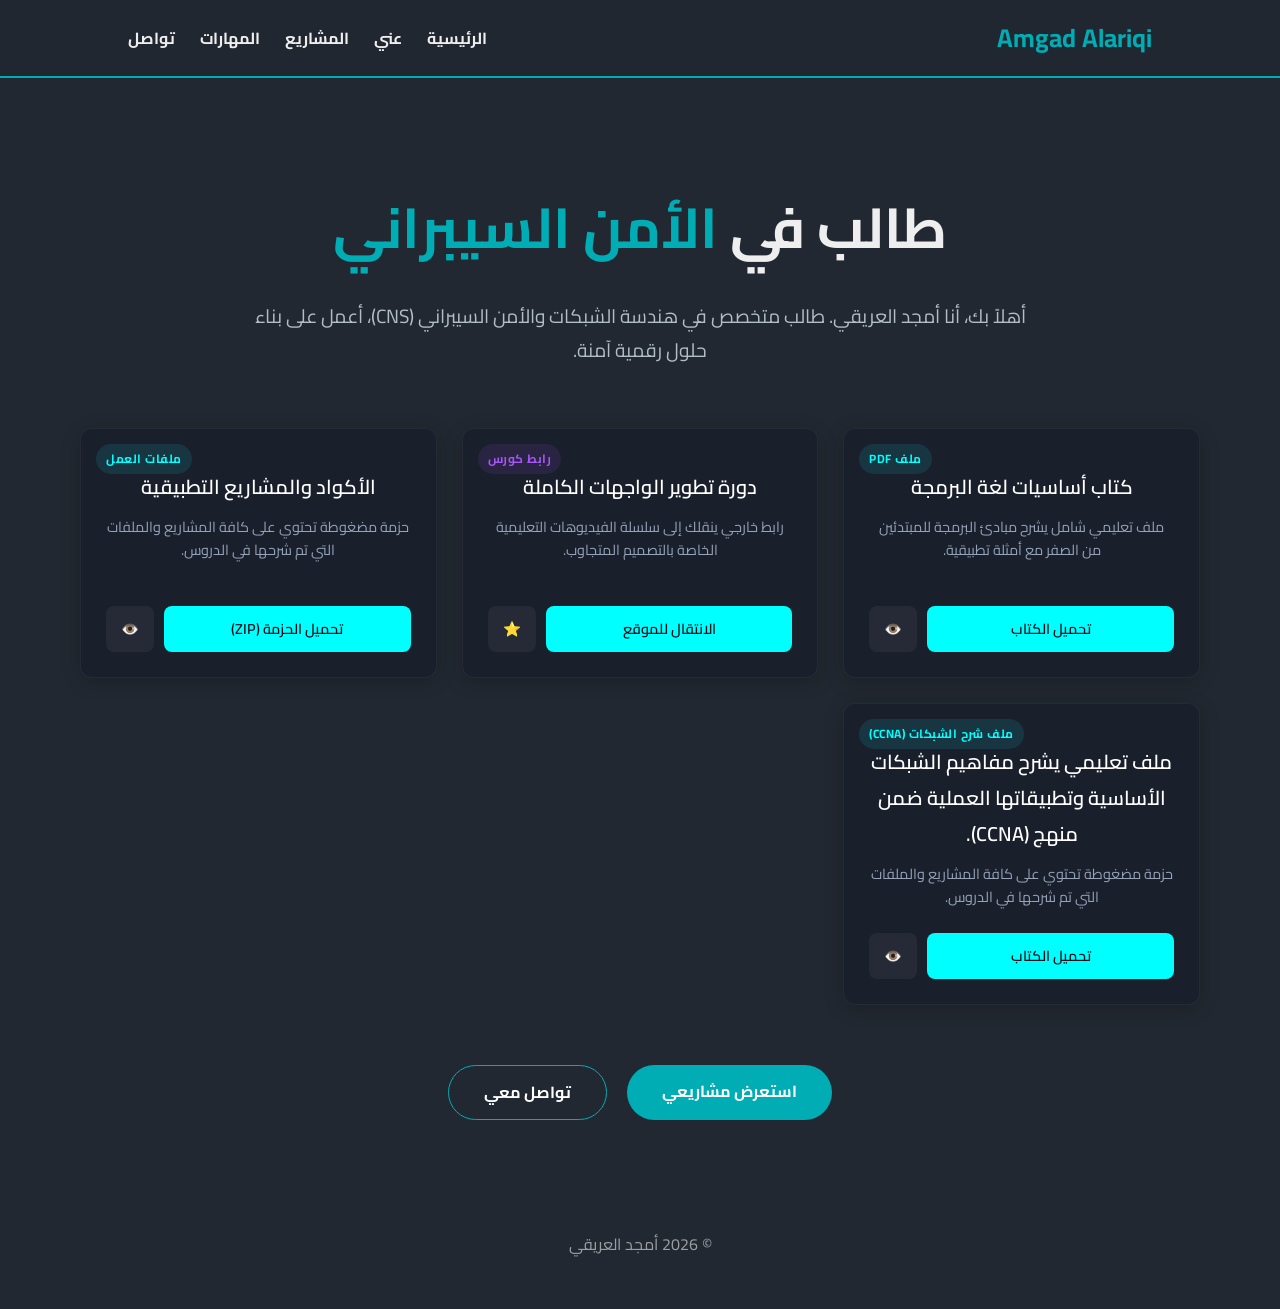
<file: index.html>
<!DOCTYPE html>
<html lang="ar" dir="rtl">
<head>
    <meta charset="UTF-8">
    <meta name="viewport" content="width=device-width, initial-scale=1.0">
    <title>أمجد العريقي | الرئيسية</title>
    <link rel="stylesheet" href="/css/style.css">
</head>
<body>
    <header>
        <a href="/index.html" class="logo">Amgad Alariqi</a>
        <nav>
            <ul>
                <li><a href="/html/index.html">الرئيسية</a></li>
                <li><a href="/html/about.html">عني</a></li>
                <li><a href="/html/projects.html">المشاريع</a></li>
                <li><a href="/html/skills.html">المهارات</a></li>
                <li><a href="/html/contact.html">تواصل</a></li>
            </ul>
        </nav>
    </header>

    <main class="container" style="text-align: center; padding-top: 100px;">

        <h1 style="font-size: 3.5rem; margin-bottom: 20px;">طالب في <span style="color: var(--primary);">الأمن السيبراني</span></h1>
        <p style="font-size: 1.2rem; color: var(--text-gray); max-width: 800px; margin: 0 auto 40px;">
            أهلاً بك، أنا أمجد العريقي. طالب متخصص في هندسة الشبكات والأمن السيبراني (CNS)، أعمل على بناء حلول رقمية آمنة.
        </p>
        <div class="edu-grid">

            <!-- كارت مخصص لملف تعليمي قابل للتحميل -->
            <div class="edu-card">
                <span class="edu-badge">ملف PDF</span>
                <div class="edu-content">
                    <h3>كتاب أساسيات لغة البرمجة</h3>
                    <p>ملف تعليمي شامل يشرح مبادئ البرمجة للمبتدئين من الصفر مع أمثلة تطبيقية.</p>
                </div>
                <div class="edu-actions">
                    <a href="رابط_ملف_التحميل_هنا" class="btn-primary">تحميل الكتاب</a>
                    <a href="#" class="btn-secondary" title="معاينة السريعة">👁️</a>
                </div>
            </div>

            <!-- كارت مخصص لرابط مستقبلي (موقع خارجي أو فيديو) -->
            <div class="edu-card">
                <span class="edu-badge link-type">رابط كورس</span>
                <div class="edu-content">
                    <h3>دورة تطوير الواجهات الكاملة</h3>
                    <p>رابط خارجي ينقلك إلى سلسلة الفيديوهات التعليمية الخاصة بالتصميم المتجاوب.</p>
                </div>
                <div class="edu-actions">
                    <a href="رابط_الموقع_المستقبلي_هنا" class="btn-primary" target="_blank">الانتقال للموقع</a>
                    <a href="#" class="btn-secondary" title="حفظ للمفضلة">⭐</a>
                </div>
            </div>

            <!-- كارت إضافي للملفات المرفقة -->
            <div class="edu-card">
                <span class="edu-badge">ملفات العمل</span>
                <div class="edu-content">
                    <h3>الأكواد والمشاريع التطبيقية</h3>
                    <p>حزمة مضغوطة تحتوي على كافة المشاريع والملفات التي تم شرحها في الدروس.</p>
                </div>
                <div class="edu-actions">
                    <a href="رابط_الملف_المضغوط" class="btn-primary">تحميل الحزمة (ZIP)</a>
                    <a href="/Personal_Information/" class="btn-secondary" title="معاينة">👁️</a>
                </div>
            </div>

            <div class="edu-card">
                <span class="edu-badge">ملف شرح الشبكات (CCNA)</span>
                <div class="edu-content">
                    <h3> ملف تعليمي يشرح مفاهيم الشبكات الأساسية وتطبيقاتها العملية ضمن منهج (CCNA).</h3>
                    <p>حزمة مضغوطة تحتوي على كافة المشاريع والملفات التي تم شرحها في الدروس.</p>
                </div>
                <div class="edu-actions">
                    <a href="https://drive.google.com/file/d/1R6MX6WrCg427Qzo2VwfbuD2DrgRY1pxo/view?usp=drivesdk" class="btn-primary">تحميل الكتاب</a>
                    <a href="/Personal_Information/CCNA.PDF" class="btn-secondary" title="معاينة">👁️</a>
                </div>
            </div>

        </div>
        <div style="display: flex; gap: 20px; justify-content: center;">
            <a href="/html/projects.html" class="btn-main">استعرض مشاريعي</a>
            <a href="/html/contact.html" class="btn-main" style="background:transparent; border: 1px solid var(--primary);">تواصل معي</a>
        </div>
    </main>

    <footer><p>© 2026 أمجد العريقي</p></footer>
    <script src="/js/main.js"></script>
</body>
</html>
</file>
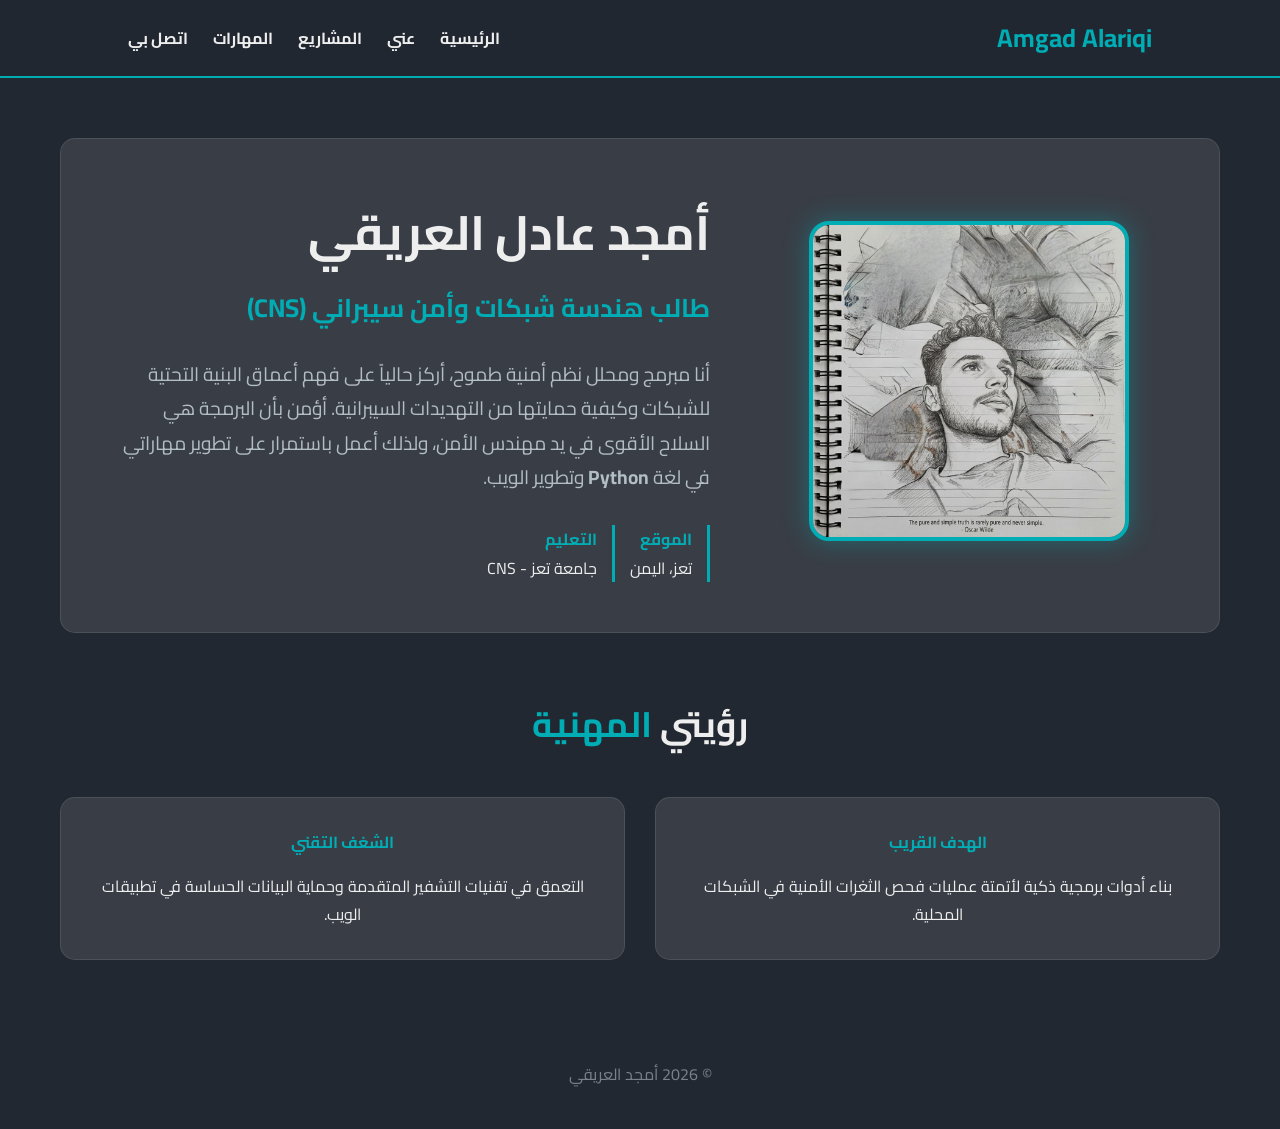
<file: html/about.html>
<!DOCTYPE html>
<html lang="ar" dir="rtl">
<head>
    <meta charset="UTF-8">
    <meta name="viewport" content="width=device-width, initial-scale=1.0">
    <title>من أنا | أمجد العريقي</title>
    <link rel="stylesheet" href="/css/style.css">
</head>
<body>

    <header>
        <div class="logo">Amgad Alariqi</div>
        <nav>
            <ul>
                <li><a href="/index.html">الرئيسية</a></li>
                <li><a href="/html/about.html">عني</a></li>
                <li><a href="/html/projects.html">المشاريع</a></li>
                <li><a href="/html/skills.html">المهارات</a></li>
                <li><a href="/html/contact.html">اتصل بي</a></li>
            </ul>
        </nav>
    </header>

    <main class="container">
        <section class="card" style="display: flex; align-items: center; gap: 60px; flex-wrap: wrap; padding: 50px;">
            
            <div style="flex: 1; min-width: 300px; text-align: center;">
                <img src="/Personal_Information/my-photo.jpg" alt="Amgad Alariqi" 
                     style="width: 320px; height: 320px; border-radius: 20px; border: 4px solid var(--primary); object-fit: cover; box-shadow: 0 0 25px var(--primary-glow);">
            </div>

            <div style="flex: 1.5; min-width: 350px;">
                <h2 style="font-size: 3rem; margin-bottom: 10px;">أمجد عادل العريقي</h2>
                <h3 style="color: var(--primary); font-size: 1.6rem; margin-bottom: 25px;">طالب هندسة شبكات وأمن سيبراني (CNS)</h3>
                
                <p style="font-size: 1.2rem; color: var(--text-gray); margin-bottom: 20px; line-height: 1.8;">
                    أنا مبرمج ومحلل نظم أمنية طموح، أركز حالياً على فهم أعماق البنية التحتية للشبكات وكيفية حمايتها من التهديدات السيبرانية. أؤمن بأن البرمجة هي السلاح الأقوى في يد مهندس الأمن، ولذلك أعمل باستمرار على تطوير مهاراتي في لغة <strong>Python</strong> وتطوير الويب.
                </p>

                <div style="display: flex; gap: 15px; margin-top: 30px;">
                    <div style="border-right: 3px solid var(--primary); padding-right: 15px;">
                        <span style="display: block; font-weight: bold; color: var(--primary);">الموقع</span>
                        <span>تعز، اليمن</span>
                    </div>
                    <div style="border-right: 3px solid var(--primary); padding-right: 15px;">
                        <span style="display: block; font-weight: bold; color: var(--primary);">التعليم</span>
                        <span>جامعة تعز - CNS</span>
                    </div>
                </div>
            </div>
        </section>

        <section style="margin-top: 60px; text-align: center;">
            <h2 style="margin-bottom: 40px; font-size: 2.2rem;">رؤيتي <span style="color: var(--primary);">المهنية</span></h2>
            <div class="grid-layout">
                <div class="card">
                    <h4 style="color: var(--primary); margin-bottom: 15px;">الهدف القريب</h4>
                    <p>بناء أدوات برمجية ذكية لأتمتة عمليات فحص الثغرات الأمنية في الشبكات المحلية.</p>
                </div>
                <div class="card">
                    <h4 style="color: var(--primary); margin-bottom: 15px;">الشغف التقني</h4>
                    <p>التعمق في تقنيات التشفير المتقدمة وحماية البيانات الحساسة في تطبيقات الويب.</p>
                </div>
            </div>
        </section>
    </main>

    <footer style="text-align: center; padding: 40px; color: var(--text-gray);">
        <p>© 2026 أمجد العريقي</p>
    </footer>

    <script src="/js/main.js"></script>
</body>
</html>
</file>
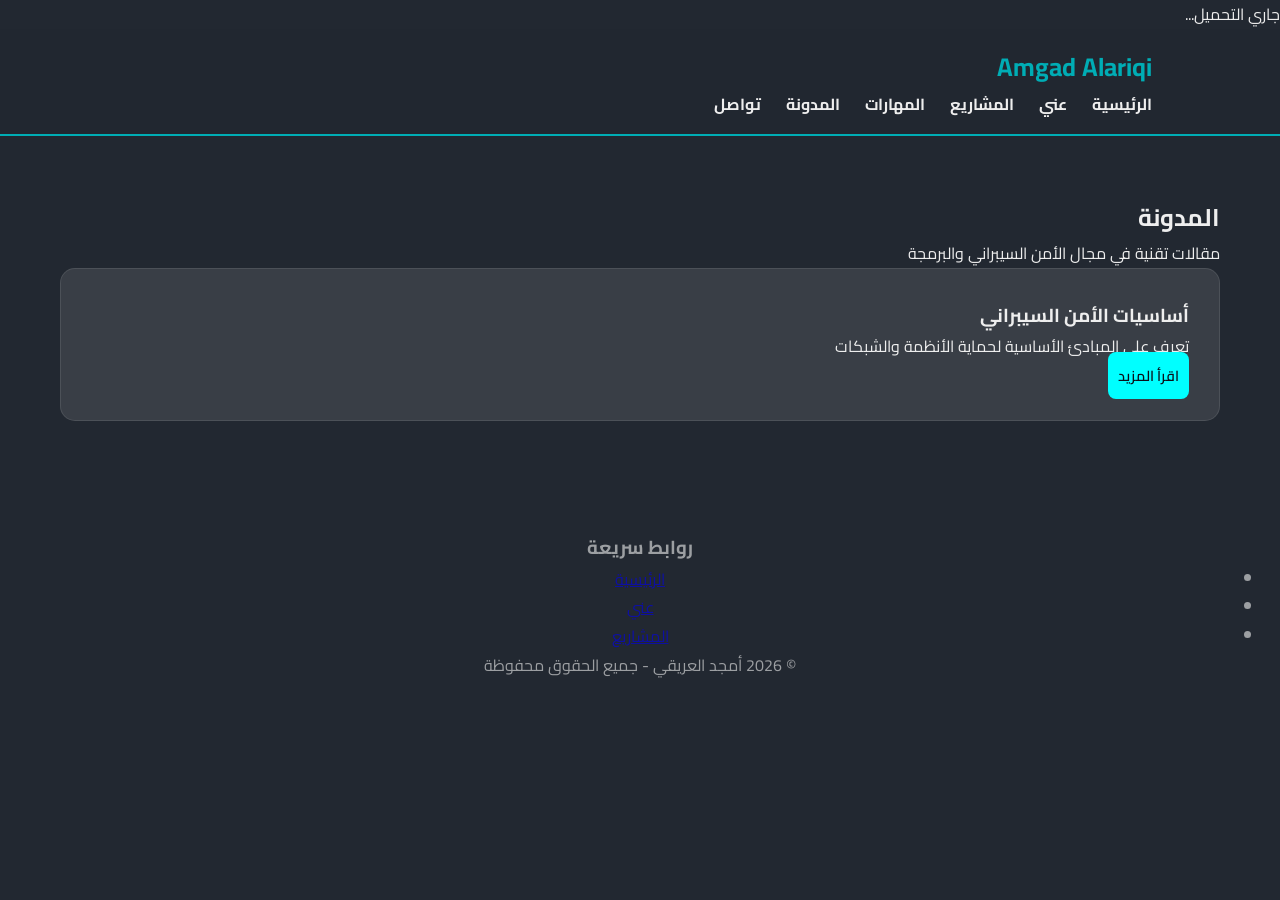
<file: html/blog.html>
<!DOCTYPE html>
<html lang="ar" dir="rtl">
<head>
    <meta charset="UTF-8">
    <meta name="viewport" content="width=device-width, initial-scale=1.0">
    <title>المدونة | أمجد العريقي</title>
    <link rel="stylesheet" href="/css/style.css">
</head>
<body>
    <!-- شاشة التحميل -->
    <div class="loader">
        <div class="loader-content">
            <div class="loader-spinner"></div>
            <div class="loader-text">جاري التحميل...</div>
        </div>
    </div>

    <header class="header">
        <div class="header-container">
            <a href="/" class="logo">Amgad Alariqi</a>
            <nav>
                <ul class="nav-menu">
                    <li><a href="/index.html" class="nav-link">الرئيسية</a></li>
                    <li><a href="/about.html" class="nav-link">عني</a></li>
                    <li><a href="/projects.html" class="nav-link">المشاريع</a></li>
                    <li><a href="/skills.html" class="nav-link">المهارات</a></li>
                    <li><a href="/blog.html" class="nav-link active">المدونة</a></li>
                    <li><a href="/contact.html" class="nav-link">تواصل</a></li>
                </ul>
            </nav>
            <div class="hamburger">
                <span></span>
                <span></span>
                <span></span>
            </div>
        </div>
    </header>

    <main class="container">
        <section class="section">
            <div class="section-header">
                <h2 class="section-title">المدونة</h2>
                <p class="section-subtitle">مقالات تقنية في مجال الأمن السيبراني والبرمجة</p>
            </div>
            
            <div class="grid grid-3">
                <!-- مقالات المدونة ستظهر هنا -->
                <article class="card">
                    <div class="card-icon"><i class="fas fa-shield-alt"></i></div>
                    <h3 class="card-title">أساسيات الأمن السيبراني</h3>
                    <p class="card-text">تعرف على المبادئ الأساسية لحماية الأنظمة والشبكات</p>
                    <a href="#" class="btn btn-primary">اقرأ المزيد</a>
                </article>
            </div>
        </section>
    </main>

    <footer class="footer">
        <div class="footer-grid">
            <div class="footer-section">
                <h3>روابط سريعة</h3>
                <ul class="footer-links">
                    <li><a href="/index.html">الرئيسية</a></li>
                    <li><a href="/about.html">عني</a></li>
                    <li><a href="/projects.html">المشاريع</a></li>
                </ul>
            </div>
        </div>
        <div class="footer-bottom">
            <p>© 2026 أمجد العريقي - جميع الحقوق محفوظة</p>
        </div>
    </footer>

    <script src="/js/main.js"></script>
</body>
</html>
</file>
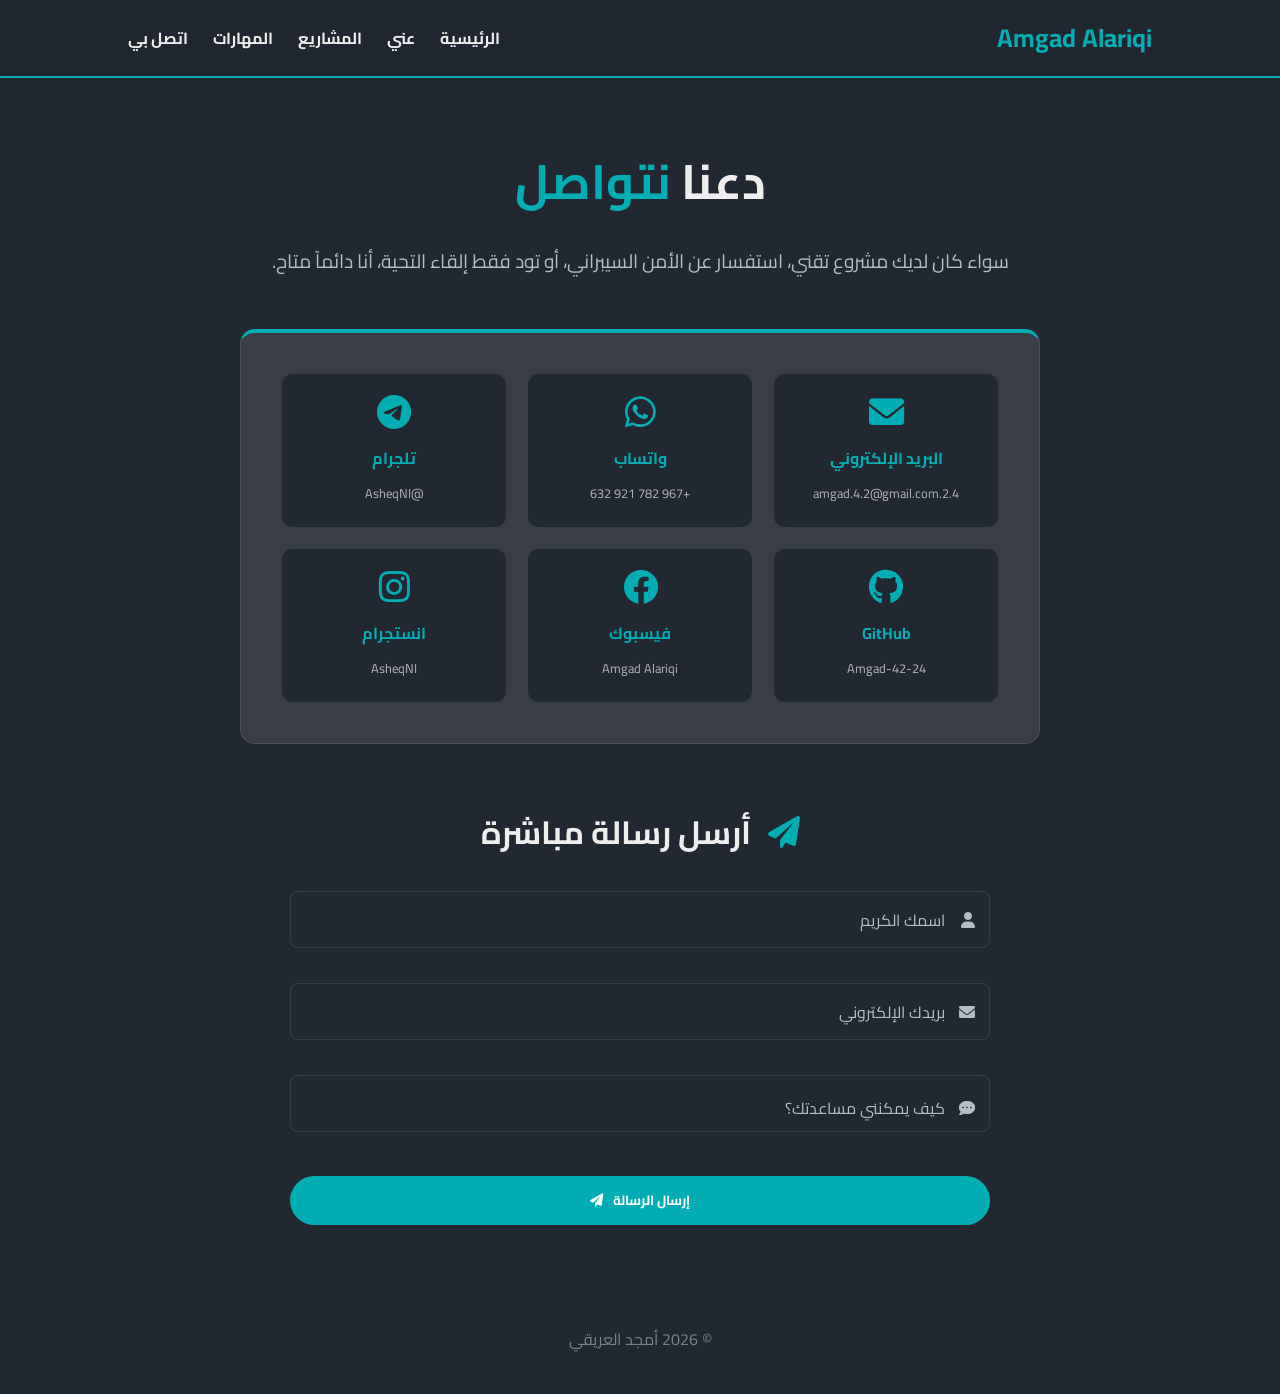
<file: html/contact.html>
<!DOCTYPE html>
<html lang="ar" dir="rtl">
<head>
    <link rel="stylesheet" href="https://cdnjs.cloudflare.com/ajax/libs/font-awesome/6.0.0/css/all.min.css">
    <meta charset="UTF-8">
    <meta name="viewport" content="width=device-width, initial-scale=1.0">
    <title>تواصل معي | أمجد العريقي</title>
    <link rel="stylesheet" href="/css/style.css">
</head>
<body>

    <header>
        <div class="logo">Amgad Alariqi</div>
        <nav>
            <ul>
                <li><a href="/index.html">الرئيسية</a></li>
                <li><a href="/html/about.html">عني</a></li>
                <li><a href="/html/projects.html">المشاريع</a></li>
                <li><a href="/html/skills.html">المهارات</a></li>
                <li><a href="/html/contact.html">اتصل بي</a></li>
            </ul>
        </nav>
    </header>

    <main class="container">
        <section style="max-width: 800px; margin: 0 auto; text-align: center;">
            <h2 style="font-size: 3rem; margin-bottom: 20px;">دعنا <span style="color: var(--primary);">نتواصل</span></h2>
            <p style="color: var(--text-gray); margin-bottom: 50px; font-size: 1.2rem;">
                سواء كان لديك مشروع تقني، استفسار عن الأمن السيبراني، أو تود فقط إلقاء التحية، أنا دائماً متاح.
            </p>

            
            <div class="card" style="padding: 40px; border-top: 4px solid var(--primary); background: var(--card-bg); border-radius: 15px;">
                <div style="display: grid; grid-template-columns: repeat(auto-fit, minmax(180px, 1fr)); gap: 20px; text-align: center;">
                    
                    <!-- Email -->
                    <a href="mailto:2.4.amgad.4.2@gmail.com" style="text-decoration: none; color: var(--text-white);" class="social-box">
                        <div style="background: var(--bg-dark); padding: 20px; border-radius: 12px; border: 1px solid var(--border); transition: 0.3s;">
                            <i class="fas fa-envelope" style="color: var(--primary); font-size: 2.2rem; margin-bottom: 15px; display: block;"></i>
                            <span style="color: var(--primary); display: block; font-weight: bold; margin-bottom: 5px;">البريد الإلكتروني</span>
                            <span style="font-size: 0.8rem; opacity: 0.7; word-break: break-all;">2.4.amgad.4.2@gmail.com</span>
                        </div>
                    </a>

                    <!-- WhatsApp -->
                    <a href="https://wa.me/967782921632" target="_blank" style="text-decoration: none; color: var(--text-white);" class="social-box">
                        <div style="background: var(--bg-dark); padding: 20px; border-radius: 12px; border: 1px solid var(--border); transition: 0.3s;">
                            <i class="fab fa-whatsapp" style="color: var(--primary); font-size: 2.2rem; margin-bottom: 15px; display: block;"></i>
                            <span style="color: var(--primary); display: block; font-weight: bold; margin-bottom: 5px;">واتساب</span>
                            <span style="font-size: 0.8rem; opacity: 0.7;">+967 782 921 632</span>
                        </div>
                    </a>

                    <!-- Telegram -->
                    <a href="https://t.me/AsheqNI" target="_blank" style="text-decoration: none; color: var(--text-white);" class="social-box">
                        <div style="background: var(--bg-dark); padding: 20px; border-radius: 12px; border: 1px solid var(--border); transition: 0.3s;">
                            <i class="fab fa-telegram" style="color: var(--primary); font-size: 2.2rem; margin-bottom: 15px; display: block;"></i>
                            <span style="color: var(--primary); display: block; font-weight: bold; margin-bottom: 5px;">تلجرام</span>
                            <span style="font-size: 0.8rem; opacity: 0.7;">@AsheqNI</span>
                        </div>
                    </a>

                    <!-- GitHub -->
                    <a href="https://github.com/24-Amgad-42" target="_blank" style="text-decoration: none; color: var(--text-white);" class="social-box">
                        <div style="background: var(--bg-dark); padding: 20px; border-radius: 12px; border: 1px solid var(--border); transition: 0.3s;">
                            <i class="fab fa-github" style="color: var(--primary); font-size: 2.2rem; margin-bottom: 15px; display: block;"></i>
                            <span style="color: var(--primary); display: block; font-weight: bold; margin-bottom: 5px;">GitHub</span>
                            <span style="font-size: 0.8rem; opacity: 0.7;">24-Amgad-42</span>
                        </div>
                    </a>

                    <!-- Facebook -->
                    <a href="https://www.facebook.com/amgad.alariqi.2025" target="_blank" style="text-decoration: none; color: var(--text-white);" class="social-box">
                        <div style="background: var(--bg-dark); padding: 20px; border-radius: 12px; border: 1px solid var(--border); transition: 0.3s;">
                            <i class="fab fa-facebook" style="color: var(--primary); font-size: 2.2rem; margin-bottom: 15px; display: block;"></i>
                            <span style="color: var(--primary); display: block; font-weight: bold; margin-bottom: 5px;">فيسبوك</span>
                            <span style="font-size: 0.8rem; opacity: 0.7;">Amgad Alariqi</span>
                        </div>
                    </a>

                    <!-- Instagram -->
                    <a href="https://www.instagram.com/44__fed_up?igsh=MWk5ZDZsOGJvc2sweQ==" target="_blank" style="text-decoration: none; color: var(--text-white);" class="social-box">
                        <div style="background: var(--bg-dark); padding: 20px; border-radius: 12px; border: 1px solid var(--border); transition: 0.3s;">
                            <i class="fab fa-instagram" style="color: var(--primary); font-size: 2.2rem; margin-bottom: 15px; display: block;"></i>
                            <span style="color: var(--primary); display: block; font-weight: bold; margin-bottom: 5px;">انستجرام</span>
                            <span style="font-size: 0.8rem; opacity: 0.7;">AsheqNI</span>
                        </div>
                    </a>

                </div>
            </div>

            <div style="margin-top: 60px; max-width: 700px; margin-left: auto; margin-right: auto;">
                <h3 style="margin-bottom: 30px; font-size: 2rem;">
                    <i class="fas fa-paper-plane" style="color: var(--primary); margin-left: 10px;"></i>
                    أرسل رسالة مباشرة
                </h3>
                <form action="https://formspree.io/f/xrejkdwk" method="POST" class="contact-form">
                    <div class="input-group">
                        <input type="text" name="الاسم الكامل" id="name" required placeholder=" ">
                        <label for="name">اسمك الكريم</label>
                        <i class="fas fa-user"></i>
                    </div>
                
                    <!-- حقل البريد الإلكتروني -->
                    <div class="input-group">
                        <input type="email" name="بريد المرسل" id="email" required placeholder=" ">
                        <label for="email">بريدك الإلكتروني</label>
                        <i class="fas fa-envelope"></i>
                    </div>
                
                    <!-- حقل نص الرسالة -->
                    <div class="input-group">

                        <i class="fas fa-comment-dots"></i> 

                        <textarea name="محتوى الرسالة" id="message" rows="5" required placeholder=" "></textarea>
                        <label for="message">كيف يمكنني مساعدتك؟</label>
                        <i class="fas fa-comment-dots" style="top: 25px; transform: none;"></i>
                    </div>
                
                    <!-- زر الإرسال المطور -->
                    <button type="submit" class="btn-main" style="width: 100%; border: none; cursor: pointer; display: flex; justify-content: center; align-items: center; gap: 10px;">
                        إرسال الرسالة 
                        <i class="fas fa-paper-plane"></i>
                    </button>
                </form>
                
                

 
            </div>
        </section>
    </main>

    <footer style="text-align: center; padding: 40px; color: var(--text-gray);">
        <p>© 2026 أمجد العريقي</p>
    </footer>

    <script src="/js/main.js"></script>
</body>
</html>
</file>
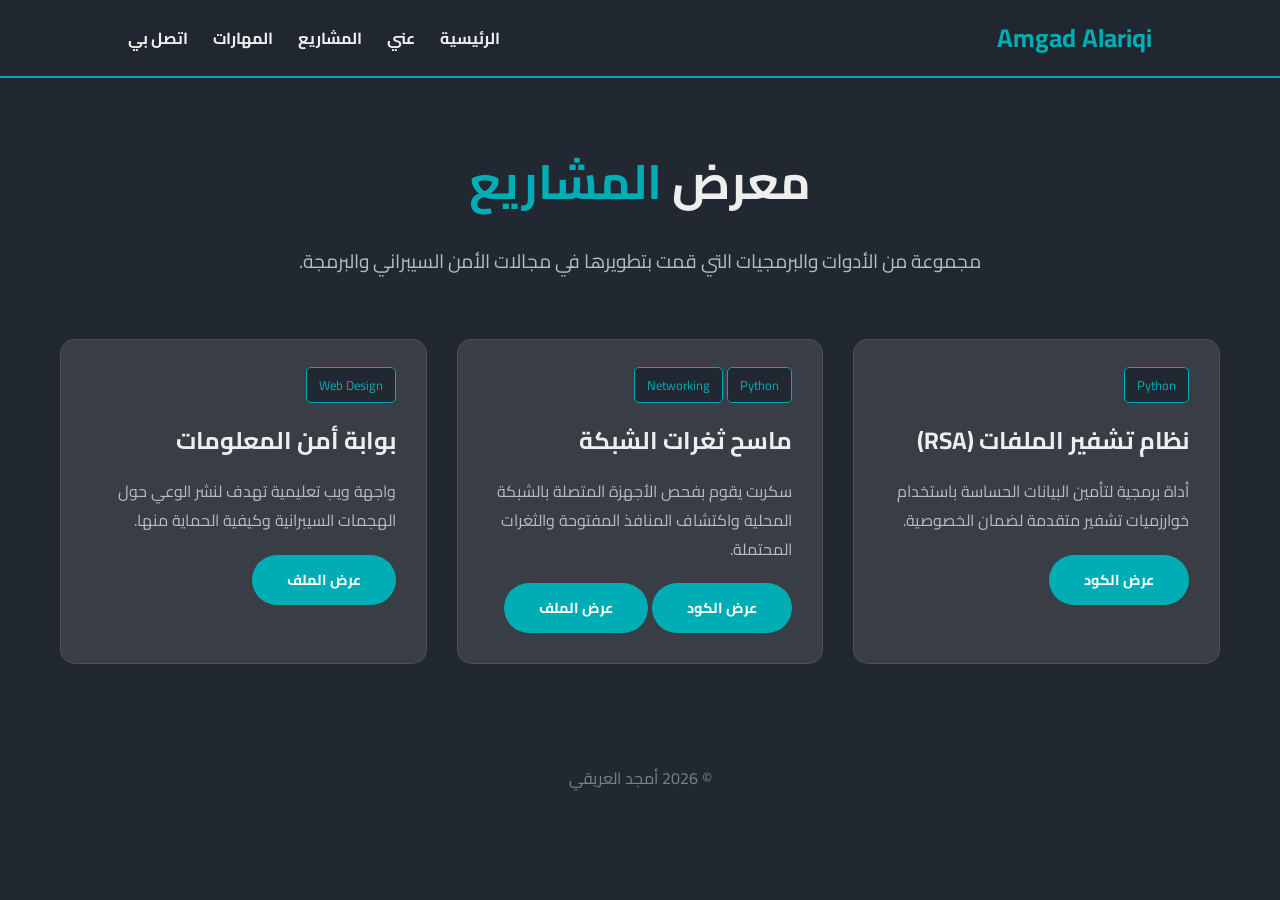
<file: html/projects.html>
<!DOCTYPE html>
<html lang="ar" dir="rtl">
<head>
    <meta charset="UTF-8">
    <meta name="viewport" content="width=device-width, initial-scale=1.0">
    <title>مشاريعي | أمجد العريقي</title>
    <link rel="stylesheet" href="/css/style.css">
</head>
<body>

    <header>
        <div class="logo">Amgad Alariqi</div>
        <nav>
            <ul>
                <li><a href="/index.html">الرئيسية</a></li>
                <li><a href="/html/about.html">عني</a></li>
                <li><a href="/html/projects.html">المشاريع</a></li>
                <li><a href="/html/skills.html">المهارات</a></li>
                <li><a href="/html/contact.html">اتصل بي</a></li>
            </ul>
        </nav>
    </header>

    <main class="container">
        <h2 style="text-align: center; font-size: 3rem; margin-bottom: 20px;">معرض <span style="color: var(--primary);">المشاريع</span></h2>
        <p style="text-align: center; color: var(--text-gray); margin-bottom: 60px; font-size: 1.2rem;">
            مجموعة من الأدوات والبرمجيات التي قمت بتطويرها في مجالات الأمن السيبراني والبرمجة.
        </p>

        <div class="grid-layout">
            
            <!-- المشروع الأول -->
            <div class="card">
                <div style="margin-bottom: 20px;">
                    <span style="background: var(--bg-dark); padding: 5px 12px; border-radius: 5px; font-size: 0.8rem; color: var(--primary); border: 1px solid var(--primary);">Python</span>
                </div>
                <h3 style="font-size: 1.5rem; margin-bottom: 15px;">نظام تشفير الملفات (RSA)</h3>
                <p style="color: var(--text-gray); font-size: 1rem; margin-bottom: 20px;">
                    أداة برمجية لتأمين البيانات الحساسة باستخدام خوارزميات تشفير متقدمة لضمان الخصوصية.
                </p>
                <a href="/Personal_Information/RSA Code.txt" class="btn-main" style="font-size: 0.9rem;">عرض الكود</a>
            </div>

            <!-- المشروع الثاني -->
            <div class="card">
                <div style="margin-bottom: 20px;">
                    <span style="background: var(--bg-dark); padding: 5px 12px; border-radius: 5px; font-size: 0.8rem; color: var(--primary); border: 1px solid var(--primary);">Networking</span>
                    <span style="background: var(--bg-dark); padding: 5px 12px; border-radius: 5px; font-size: 0.8rem; color: var(--primary); border: 1px solid var(--primary);">Python</span>
                </div>
                <h3 style="font-size: 1.5rem; margin-bottom: 15px;">ماسح ثغرات الشبكة</h3>
                <p style="color: var(--text-gray); font-size: 1rem; margin-bottom: 20px;">
                    سكربت يقوم بفحص الأجهزة المتصلة بالشبكة المحلية واكتشاف المنافذ المفتوحة والثغرات المحتملة.
                </p>
                <a href="/Personal_Information/net_scanner.txt" class="btn-main" style="font-size: 0.9rem;">عرض الكود</a>
                <a href="/Personal_Information/network_vulnerability_scanner_guide.pdf" class="btn-main" style="font-size: 0.9rem;">عرض الملف</a>
            </div>

            <!-- المشروع الثالث -->
            <div class="card">
                <div style="margin-bottom: 20px;">
                    <span style="background: var(--bg-dark); padding: 5px 12px; border-radius: 5px; font-size: 0.8rem; color: var(--primary); border: 1px solid var(--primary);">Web Design</span>
                </div>
                <h3 style="font-size: 1.5rem; margin-bottom: 15px;">بوابة أمن المعلومات</h3>
                <p style="color: var(--text-gray); font-size: 1rem; margin-bottom: 20px;">
                    واجهة ويب تعليمية تهدف لنشر الوعي حول الهجمات السيبرانية وكيفية الحماية منها.
                </p>
                <a href="/Personal_Information/بوابة_أمن_المعلومات_الشامل.pdf" class="btn-main" style="font-size: 0.9rem;">عرض الملف</a>
            </div>

        </div>
    </main>

    <footer style="text-align: center; padding: 40px; color: var(--text-gray);">
        <p>© 2026 أمجد العريقي</p>
    </footer>

    <script src="/js/main.js"></script>
</body>
</html>
</file>
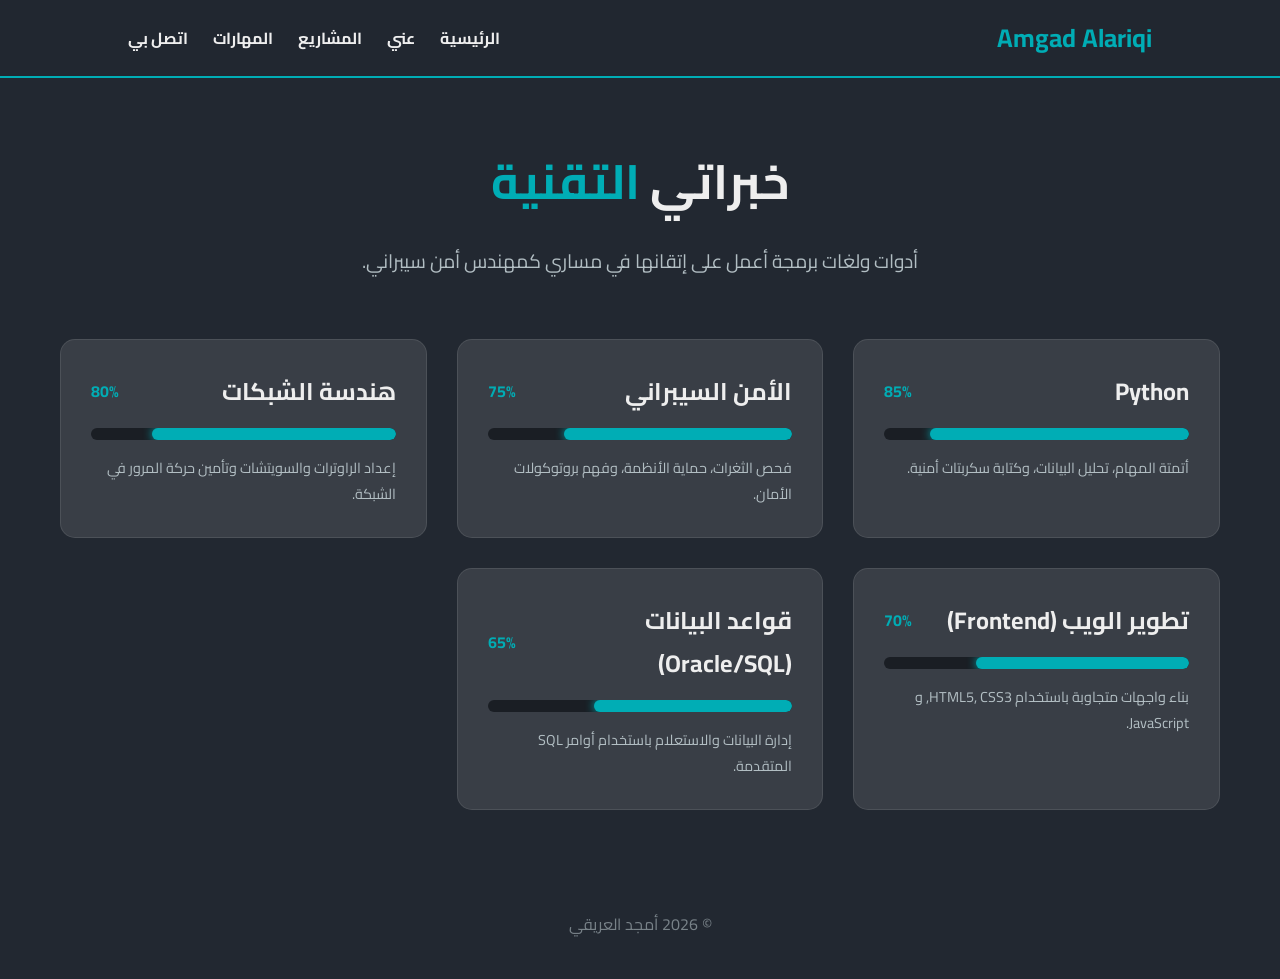
<file: html/skills.html>
<!DOCTYPE html>
<html lang="ar" dir="rtl">
<head>
    <meta charset="UTF-8">
    <meta name="viewport" content="width=device-width, initial-scale=1.0">
    <title>المهارات التقنية | أمجد العريقي</title>
    <link rel="stylesheet" href="/css/style.css">
</head>
<body>

    <header>
        <div class="logo">Amgad Alariqi</div>
        <nav>
            <ul>
                <li><a href="/index.html">الرئيسية</a></li>
                <li><a href="/html/about.html">عني</a></li>
                <li><a href="/html/projects.html">المشاريع</a></li>
                <li><a href="/html/skills.html">المهارات</a></li>
                <li><a href="/html/contact.html">اتصل بي</a></li>
            </ul>
        </nav>
    </header>

    <main class="container">
        <h2 style="text-align: center; font-size: 3rem; margin-bottom: 20px;">خبراتي <span style="color: var(--primary);">التقنية</span></h2>
        <p style="text-align: center; color: var(--text-gray); margin-bottom: 60px; font-size: 1.2rem;">
            أدوات ولغات برمجة أعمل على إتقانها في مساري كمهندس أمن سيبراني.
        </p>

        <div class="grid-layout">
            
            <div class="card skill-item">
                <div style="display: flex; justify-content: space-between; align-items: center; margin-bottom: 15px;">
                    <h3 style="font-size: 1.5rem;">Python</h3>
                    <span style="color: var(--primary); font-weight: bold;">85%</span>
                </div>
                <div class="bar-bg">
                    <div class="bar-fill" style="width: 85%;"></div>
                </div>
                <p style="margin-top: 15px; font-size: 0.9rem; color: var(--text-gray);">أتمتة المهام، تحليل البيانات، وكتابة سكربتات أمنية.</p>
            </div>

            <div class="card skill-item">
                <div style="display: flex; justify-content: space-between; align-items: center; margin-bottom: 15px;">
                    <h3 style="font-size: 1.5rem;">الأمن السيبراني</h3>
                    <span style="color: var(--primary); font-weight: bold;">75%</span>
                </div>
                <div class="bar-bg">
                    <div class="bar-fill" style="width: 75%;"></div>
                </div>
                <p style="margin-top: 15px; font-size: 0.9rem; color: var(--text-gray);">فحص الثغرات، حماية الأنظمة، وفهم بروتوكولات الأمان.</p>
            </div>

            <div class="card skill-item">
                <div style="display: flex; justify-content: space-between; align-items: center; margin-bottom: 15px;">
                    <h3 style="font-size: 1.5rem;">هندسة الشبكات</h3>
                    <span style="color: var(--primary); font-weight: bold;">80%</span>
                </div>
                <div class="bar-bg">
                    <div class="bar-fill" style="width: 80%;"></div>
                </div>
                <p style="margin-top: 15px; font-size: 0.9rem; color: var(--text-gray);">إعداد الراوترات والسويتشات وتأمين حركة المرور في الشبكة.</p>
            </div>

            <div class="card skill-item">
                <div style="display: flex; justify-content: space-between; align-items: center; margin-bottom: 15px;">
                    <h3 style="font-size: 1.5rem;">تطوير الويب (Frontend)</h3>
                    <span style="color: var(--primary); font-weight: bold;">70%</span>
                </div>
                <div class="bar-bg">
                    <div class="bar-fill" style="width: 70%;"></div>
                </div>
                <p style="margin-top: 15px; font-size: 0.9rem; color: var(--text-gray);">بناء واجهات متجاوبة باستخدام HTML5, CSS3, و JavaScript.</p>
            </div>

            <div class="card skill-item">
                <div style="display: flex; justify-content: space-between; align-items: center; margin-bottom: 15px;">
                    <h3 style="font-size: 1.5rem;">قواعد البيانات (Oracle/SQL)</h3>
                    <span style="color: var(--primary); font-weight: bold;">65%</span>
                </div>
                <div class="bar-bg">
                    <div class="bar-fill" style="width: 65%;"></div>
                </div>
                <p style="margin-top: 15px; font-size: 0.9rem; color: var(--text-gray);">إدارة البيانات والاستعلام باستخدام أوامر SQL المتقدمة.</p>
            </div>

        </div>
    </main>

    <footer style="text-align: center; padding: 40px; color: var(--text-gray);">
        <p>© 2026 أمجد العريقي</p>
    </footer>

    <script src="/js/main.js"></script>
</body>
</html>
</file>
<file: css/style.css>
/* style.css */
@import url("https://fonts.googleapis.com/css2?family=Cairo:wght@400;700&display=swap");

:root {
    --primary: #00adb5;       /* اللون التركوازي من تصميمك المفضل */
    --primary-glow: rgba(0, 173, 181, 0.4);
    --bg-dark: #222831;       /* الخلفية الداكنة */
    --card-bg: #393e46;       /* لون البطاقات */
    --text-white: #eeeeee;    /* لون النصوص */
    --text-gray: #b2bec3;
    --border: rgba(238, 238, 238, 0.1);
    --transition: 0.3s ease;
}

* {
    margin: 0;
    padding: 0;
    box-sizing: border-box;
    font-family: "Cairo", sans-serif;
}

body {
    background-color: var(--bg-dark);
    color: var(--text-white);
    line-height: 1.8;
    overflow-x: hidden;
    direction: rtl; /* لضمان التنسيق العربي الصحيح */
}

/* الهيدر - حل مشكلة القائمة العمودية */
header {
    background: rgba(34, 40, 49, 0.95);
    backdrop-filter: blur(10px);
    padding: 15px 10%;
    display: flex;
    justify-content: space-between;
    align-items: center;
    border-bottom: 2px solid var(--primary);
    position: sticky;
    top: 0;
    z-index: 1000;
}

.logo {
    font-size: 1.6rem;
    font-weight: bold;
    color: var(--primary);
    text-decoration: none;
}

nav ul {
    display: flex; /* يجعل القائمة أفقية */
    list-style: none;
    gap: 25px;
}

nav a {
    color: var(--text-white);
    text-decoration: none;
    font-weight: 700;
    transition: var(--transition);
}

nav a:hover {
    color: var(--primary);
}

/* الحاويات */
.container {
    max-width: 1200px;
    margin: auto;
    padding: 60px 20px;
}

/* الشبكة والبطاقات */
.grid-layout {
    display: grid;
    grid-template-columns: repeat(auto-fit, minmax(300px, 1fr));
    gap: 30px;
}

.card {
    background: var(--card-bg);
    padding: 30px;
    border-radius: 15px;
    border: 1px solid var(--border);
    transition: var(--transition);
}

.card:hover {
    border-color: var(--primary);
    transform: translateY(-8px);
}

/* الأزرار */
.btn-main {
    background: var(--primary);
    color: white;
    padding: 12px 35px;
    border-radius: 30px;
    text-decoration: none;
    display: inline-block;
    font-weight: bold;
    transition: 0.3s ease;
    transition: var(--transition);
    border: none;
}

.btn-main:hover {
    box-shadow: 0 0 20px var(--primary-glow);
    transform: scale(1.05);
}

/* أشرطة المهارات */
.bar-bg { 
    background: #1a1e24; 
    height: 12px; 
    border-radius: 6px; 
    margin: 15px 0; 
    overflow: hidden; 
}

.bar-fill { 
    background: var(--primary); 
    height: 100%; 
    border-radius: 6px; 
    box-shadow: 0 0 10px var(--primary); 
}

/* تنسيق الفورم (اتصل بنا) */
form {
    display: flex;
    flex-direction: column;
    gap: 15px;
}

form input, form textarea {
    width: 100%;
    padding: 15px;
    background: var(--bg-dark);
    border: 1px solid var(--border);
    border-radius: 8px;
    color: white;
}

form input:focus, form textarea:focus {
    outline: none;
    border-color: var(--primary);
}

/* الصناديق الاجتماعية في صفحة التواصل */
.social-box:hover div {
    border-color: var(--primary);
    transform: translateY(-3px);
}

footer {
    text-align: center;
    padding: 50px;
    opacity: 0.6;
}

/* التوافق مع الجوال */
@media (max-width: 768px) {
    header {
        flex-direction: column;
        gap: 15px;
    }
    nav ul {
        gap: 15px;
    }
}
/* تنسيق الحاوية */
.input-group {
    position: relative;
    margin-bottom: 30px; /* زيادة المسافة للسماح للعنوان بالارتفاع */
}
/* --- تنسيق النص (العنوان) الافتراضي --- */
.input-group {
    position: relative; /* تأكيد وجود محاذاة نسبية للأب */
    margin-bottom: 20px;
}

.input-group label {
    position: absolute;
    right: 40px; /* زيادة بسيطة لكي لا يغطي النص الأيقونة تماماً */
    top: 50%;
    transform: translateY(-50%);
    color: var(--text-gray);
    font-size: 16px;
    pointer-events: none; /* لمنع إعاقة النقر على حقل الإدخال */
    transition: all 0.3s ease; /* سرعة الانيميشن عند الصعود */
    z-index: 2; 
    padding: 0 5px; 
}

/* --- التأثير عند النقر (Focus) أو عند وجود نص مكتوب --- */
.input-group input:focus ~ label,
.input-group input:not(:placeholder-shown) ~ label,
.input-group textarea:focus ~ label,
.input-group textarea:not(:placeholder-shown) ~ label {
    top: 0; /* الارتفاع فوق الإطار */
    right: 15px; /* العودة لليمين قليلاً ليتناسق مع الحافة */
    font-size: 13px; /* تصغير الحجم قليلاً لزيادة الجمالية */
    color: var(--primary); /* التغير للون الأساسي */
    background: var(--bg-dark); /* خلفية بلون الموقع لإخفاء خط الإطار خلف النص */
    font-weight: bold;
}

/* --- تعديل الأيقونة لتبقى في مكانها --- */
.input-group i {
    position: absolute;
    right: 15px;
    top: 50%;
    transform: translateY(-50%);
    color: var(--text-gray); /* يفضل تبدأ بلون رمادي وتتغير عند الفوكس */
    transition: all 0.3s ease;
    z-index: 3;
}

/* --- تغيير لون الأيقونة عند التفاعل مع الحقل --- */
.input-group input:focus ~ i,
.input-group textarea:focus ~ i {
    color: var(--primary);

}

/* --- نصيحة إضافية لحقل الإدخال نفسه --- */
.input-group input,
.input-group textarea {
    width: 100%;
    min-height: auto; /* الارتفاع الابتدائي للحقل */
    field-sizing: content; /* يجعل الحقل يتمدد تلقائياً مع النص */
    resize: none; /* إخفاء مقبض التكبير اليدوي أسفل اليمين لشكل أجمل */
    padding: 15px 45px 15px 15px; /* إضافة padding يمين 45px لمنع النص المكتوب من الدخول تحت الأيقونة */
    /* أضف بقية تنسيقات الـ input الخاصة بك هنا */
    box-sizing: border-box;
}

/* حاوية الواجهة التعليمية */
.edu-grid {
    display: grid;
    grid-template-columns: repeat(auto-fit, minmax(300px, 1fr));
    gap: 25px;
    padding: 20px;
    max-width: 1200px;
    margin: 40px auto;
    direction: rtl; /* توجيه عربي صحيح */
}

/* كارت المادة التعليمية */
.edu-card {
    background: #1a1f2c; /* خلفية داكنة مريحة تبرز الألوان */
    border: 1px solid rgba(255, 255, 255, 0.05);
    border-radius: 12px;
    padding: 25px;
    position: relative;
    display: flex;
    flex-direction: column;
    justify-content: space-between;
    min-height: 250px;
    transition: all 0.3s cubic-bezier(0.4, 0, 0.2, 1);
    box-shadow: 0 4px 20px rgba(0, 0, 0, 0.2);
}

/* تأثير التمرير الفاخر */
.edu-card:hover {
    transform: translateY(-5px);
    border-color: #00ffff;
    box-shadow: 0 10px 30px rgba(0, 255, 255, 0.1);
}

/* التصنيف العلوي (مثال: برمجة، رياضيات، رابط خارجي) */
.edu-badge {
    position: absolute;
    top: 15px;
    left: 15px; /* يظهر جهة اليسار لأن النص عربي */
    background: rgba(0, 255, 255, 0.1);
    color: #00ffff;
    padding: 4px 10px;
    border-radius: 20px;
    font-size: 0.75rem;
    font-weight: bold;
    letter-spacing: 0.5px;
}

/* إذا كان الرابط خارجي يتغير لون الشارة تلقائياً */
.edu-badge.link-type {
    background: rgba(168, 85, 247, 0.1);
    color: #a855f7;
}

/* محتوى الكارت */
.edu-content {
    margin-top: 15px;
}

.edu-content h3 {
    color: #ffffff;
    font-size: 1.25rem;
    margin: 0 0 10px 0;
    font-weight: 600;
}

.edu-content p {
    color: #94a3b8;
    font-size: 0.9rem;
    line-height: 1.6;
    margin: 0;
}

/* منطقة الأزرار والتحكم السفلي */
.edu-actions {
    margin-top: 25px;
    display: flex;
    gap: 10px;
}

/* الزر الأساسي (فتح الرابط أو تحميل الملف) */
.btn-primary {
    flex: 1;
    background: #00ffff;
    color: #0b0f19;
    text-align: center;
    padding: 10px;
    border-radius: 8px;
    font-size: 0.9rem;
    font-weight: 600;
    text-decoration: none;
    transition: background 0.2s;
}

.btn-primary:hover {
    background: #00cccc;
}

/* الزر الثانوي (لمعاينة سريعة أو تفاصيل إضافية) */
.btn-secondary {
    background: rgba(255, 255, 255, 0.05);
    color: #ffffff;
    padding: 10px 15px;
    border-radius: 8px;
    text-decoration: none;
    font-size: 0.9rem;
    transition: 0.2s;
    display: flex;
    align-items: center;
    justify-content: center;
}

.btn-secondary:hover {
    background: rgba(255, 255, 255, 0.1);
}

.tag {
    display: inline-block;
    background: rgba(0,255,255,0.06);
    padding: 7px 16px;
    border-radius: 20px;
    font-size: 0.85rem;
    color: var(--primary);
    border: 1px solid var(--primary);
    margin: 5px;
}


/* تنسيق خاص للهواتف والشاشات الصغيرة */
@media (max-width: 768px) {
    /* 1. الهيدر: جعل الشعار في الأعلى والقائمة أسفله */
    header {
        flex-direction: column;
        padding: 15px;
        gap: 15px;
    }

    nav ul {
        gap: 10px;
        flex-wrap: wrap; /* للسماح للروابط بالنزول لسطر جديد إذا ضاقت الشاشة */
        justify-content: center;
    }

    nav a {
        font-size: 0.9rem;
    }

    /* 2. الحاويات: تقليل المسافات الجانبية */
    .container {
        padding: 40px 15px;
    }

    /* 3. البطاقات: جعلها تأخذ العرض الكامل */
    .grid-layout {
        grid-template-columns: 1fr; /* عرض واحد فقط بدلاً من ثلاثة بجانب بعض */
        gap: 20px;
    }

    /* 4. قسم "عني": ترتيب الصورة فوق النص */
    section[style*="display: flex"] {
        flex-direction: column !important;
        text-align: center;
        padding: 30px 15px !important;
        gap: 30px !important;
    }

    section img {
        width: 200px !important; /* تصغير حجم الصورة في الموبايل */
        height: 200px !important;
    }

    h2 {
        font-size: 2rem !important;
    }

    /* 5. النموذج (Form): جعل الأزرار أسهل في النقر */
    .contact-form {
        width: 100%;
    }
}
</file>
